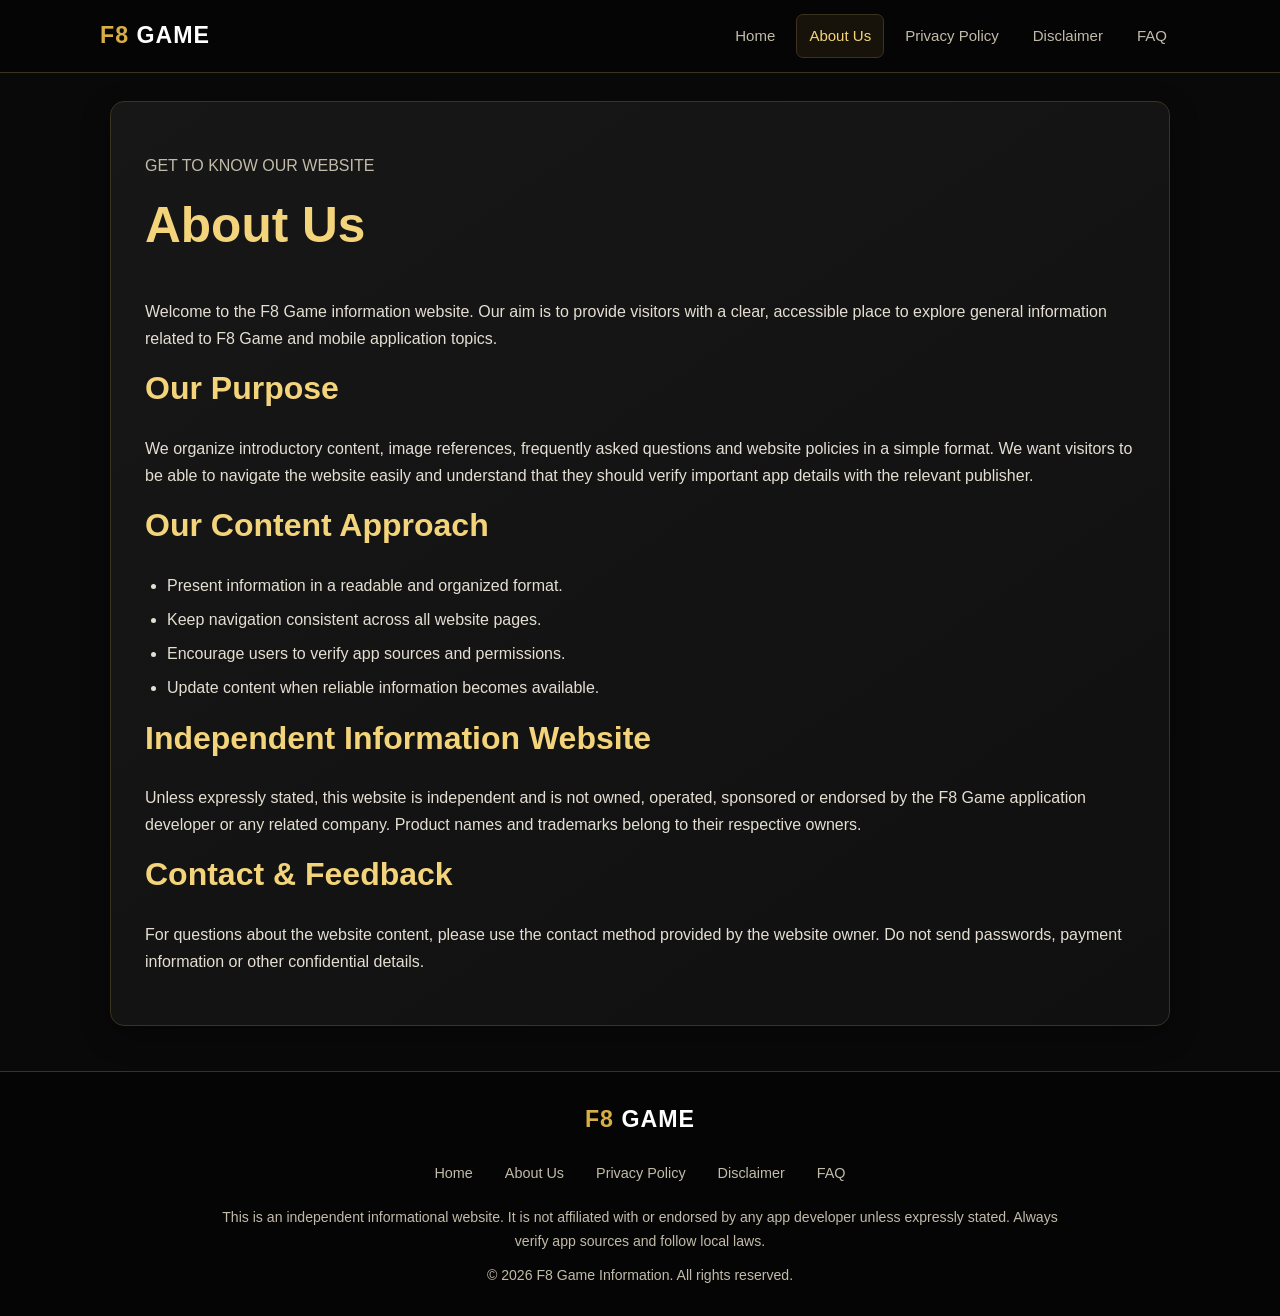
<file: about-us.html>
<!doctype html>
<html lang="en">
<head>
<meta charset="utf-8">
<meta name="viewport" content="width=device-width, initial-scale=1">
<title>About Us – F8 Game</title>
<meta name="description" content="Learn about the purpose, content approach and independent status of the F8 Game information website.">
<link rel="stylesheet" href="style.css">
</head>
<body>

<header class="site-header">
  <div class="header-inner">
    <a class="brand" href="index.html">F8 <span>GAME</span></a>
    <button class="menu-toggle" aria-expanded="false" aria-label="Toggle navigation">☰ Menu</button>
    <nav class="nav" aria-label="Main navigation">
      <a href="index.html">Home</a>
      <a class="active" href="about-us.html">About Us</a>
      <a href="privacy-policy.html">Privacy Policy</a>
      <a href="disclaimer.html">Disclaimer</a>
      <a href="faq.html">FAQ</a>
    </nav>
  </div>
</header>

<main class="container">

<section class="panel">
  <p class="muted">GET TO KNOW OUR WEBSITE</p>
  <h1>About Us</h1>
  <p>Welcome to the F8 Game information website. Our aim is to provide visitors with a clear, accessible place to explore general information related to F8 Game and mobile application topics.</p>
  <h2>Our Purpose</h2>
  <p>We organize introductory content, image references, frequently asked questions and website policies in a simple format. We want visitors to be able to navigate the website easily and understand that they should verify important app details with the relevant publisher.</p>
  <h2>Our Content Approach</h2>
  <ul>
    <li>Present information in a readable and organized format.</li>
    <li>Keep navigation consistent across all website pages.</li>
    <li>Encourage users to verify app sources and permissions.</li>
    <li>Update content when reliable information becomes available.</li>
  </ul>
  <h2>Independent Information Website</h2>
  <p>Unless expressly stated, this website is independent and is not owned, operated, sponsored or endorsed by the F8 Game application developer or any related company. Product names and trademarks belong to their respective owners.</p>
  <h2>Contact & Feedback</h2>
  <p>For questions about the website content, please use the contact method provided by the website owner. Do not send passwords, payment information or other confidential details.</p>
</section>

</main>

<footer class="site-footer">
  <a class="brand" href="index.html">F8 <span>GAME</span></a>
  <nav class="footer-nav" aria-label="Footer navigation">
    <a href="index.html">Home</a>
    <a href="about-us.html">About Us</a>
    <a href="privacy-policy.html">Privacy Policy</a>
    <a href="disclaimer.html">Disclaimer</a>
    <a href="faq.html">FAQ</a>
  </nav>
  <p class="footer-note">This is an independent informational website. It is not affiliated with or endorsed by any app developer unless expressly stated. Always verify app sources and follow local laws.</p>
  <p class="footer-note">© <span class="year"></span> F8 Game Information. All rights reserved.</p>
</footer>
<script>document.querySelectorAll('.year').forEach(el=>el.textContent=new Date().getFullYear());</script>
<script src="script.js"></script>

</body>
</html>
</file>
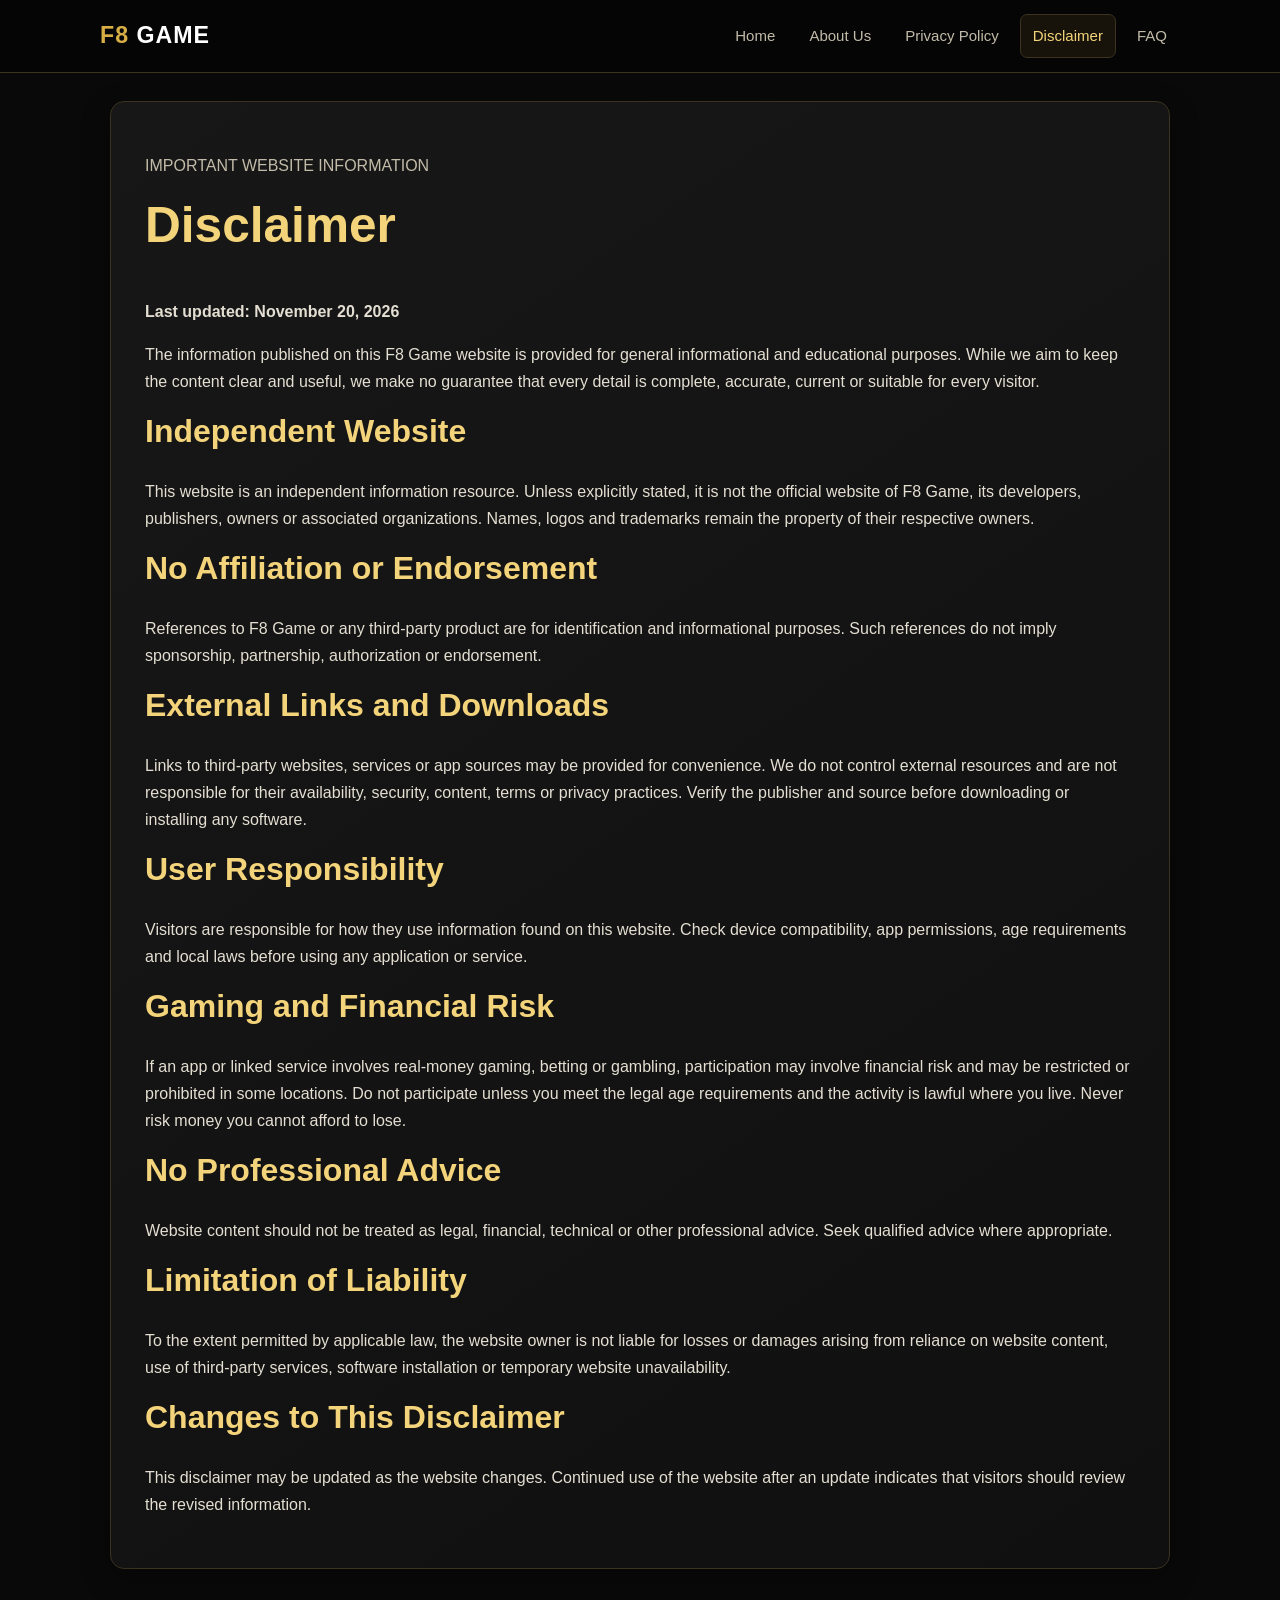
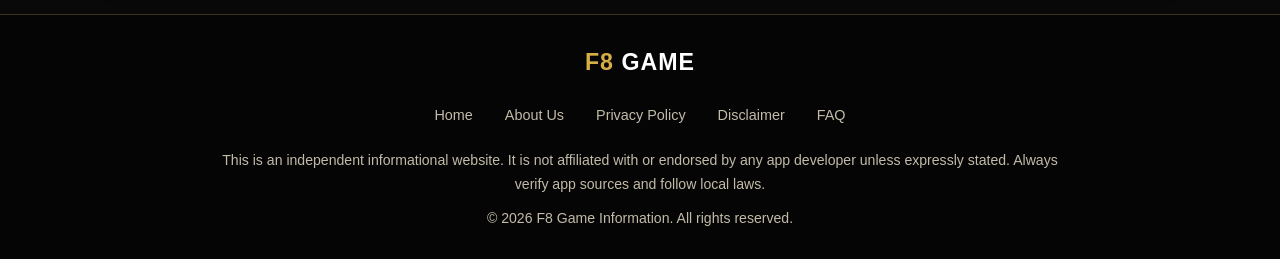
<file: disclaimer.html>
<!doctype html>
<html lang="en">
<head>
<meta charset="utf-8">
<meta name="viewport" content="width=device-width, initial-scale=1">
<title>Disclaimer – F8 Game</title>
<meta name="description" content="Important F8 Game website disclaimer covering independent information, third-party links, user responsibility and risks.">
<link rel="stylesheet" href="style.css">
</head>
<body>

<header class="site-header">
  <div class="header-inner">
    <a class="brand" href="index.html">F8 <span>GAME</span></a>
    <button class="menu-toggle" aria-expanded="false" aria-label="Toggle navigation">☰ Menu</button>
    <nav class="nav" aria-label="Main navigation">
      <a href="index.html">Home</a>
      <a href="about-us.html">About Us</a>
      <a href="privacy-policy.html">Privacy Policy</a>
      <a class="active" href="disclaimer.html">Disclaimer</a>
      <a href="faq.html">FAQ</a>
    </nav>
  </div>
</header>

<main class="container">

<section class="panel">
  <p class="muted">IMPORTANT WEBSITE INFORMATION</p>
  <h1>Disclaimer</h1>
  <p><strong>Last updated: November 20, 2026</strong></p>
  <p>The information published on this F8 Game website is provided for general informational and educational purposes. While we aim to keep the content clear and useful, we make no guarantee that every detail is complete, accurate, current or suitable for every visitor.</p>
  <h2>Independent Website</h2>
  <p>This website is an independent information resource. Unless explicitly stated, it is not the official website of F8 Game, its developers, publishers, owners or associated organizations. Names, logos and trademarks remain the property of their respective owners.</p>
  <h2>No Affiliation or Endorsement</h2>
  <p>References to F8 Game or any third-party product are for identification and informational purposes. Such references do not imply sponsorship, partnership, authorization or endorsement.</p>
  <h2>External Links and Downloads</h2>
  <p>Links to third-party websites, services or app sources may be provided for convenience. We do not control external resources and are not responsible for their availability, security, content, terms or privacy practices. Verify the publisher and source before downloading or installing any software.</p>
  <h2>User Responsibility</h2>
  <p>Visitors are responsible for how they use information found on this website. Check device compatibility, app permissions, age requirements and local laws before using any application or service.</p>
  <h2>Gaming and Financial Risk</h2>
  <p>If an app or linked service involves real-money gaming, betting or gambling, participation may involve financial risk and may be restricted or prohibited in some locations. Do not participate unless you meet the legal age requirements and the activity is lawful where you live. Never risk money you cannot afford to lose.</p>
  <h2>No Professional Advice</h2>
  <p>Website content should not be treated as legal, financial, technical or other professional advice. Seek qualified advice where appropriate.</p>
  <h2>Limitation of Liability</h2>
  <p>To the extent permitted by applicable law, the website owner is not liable for losses or damages arising from reliance on website content, use of third-party services, software installation or temporary website unavailability.</p>
  <h2>Changes to This Disclaimer</h2>
  <p>This disclaimer may be updated as the website changes. Continued use of the website after an update indicates that visitors should review the revised information.</p>
</section>

</main>

<footer class="site-footer">
  <a class="brand" href="index.html">F8 <span>GAME</span></a>
  <nav class="footer-nav" aria-label="Footer navigation">
    <a href="index.html">Home</a>
    <a href="about-us.html">About Us</a>
    <a href="privacy-policy.html">Privacy Policy</a>
    <a href="disclaimer.html">Disclaimer</a>
    <a href="faq.html">FAQ</a>
  </nav>
  <p class="footer-note">This is an independent informational website. It is not affiliated with or endorsed by any app developer unless expressly stated. Always verify app sources and follow local laws.</p>
  <p class="footer-note">© <span class="year"></span> F8 Game Information. All rights reserved.</p>
</footer>
<script>document.querySelectorAll('.year').forEach(el=>el.textContent=new Date().getFullYear());</script>
<script src="script.js"></script>

</body>
</html>
</file>
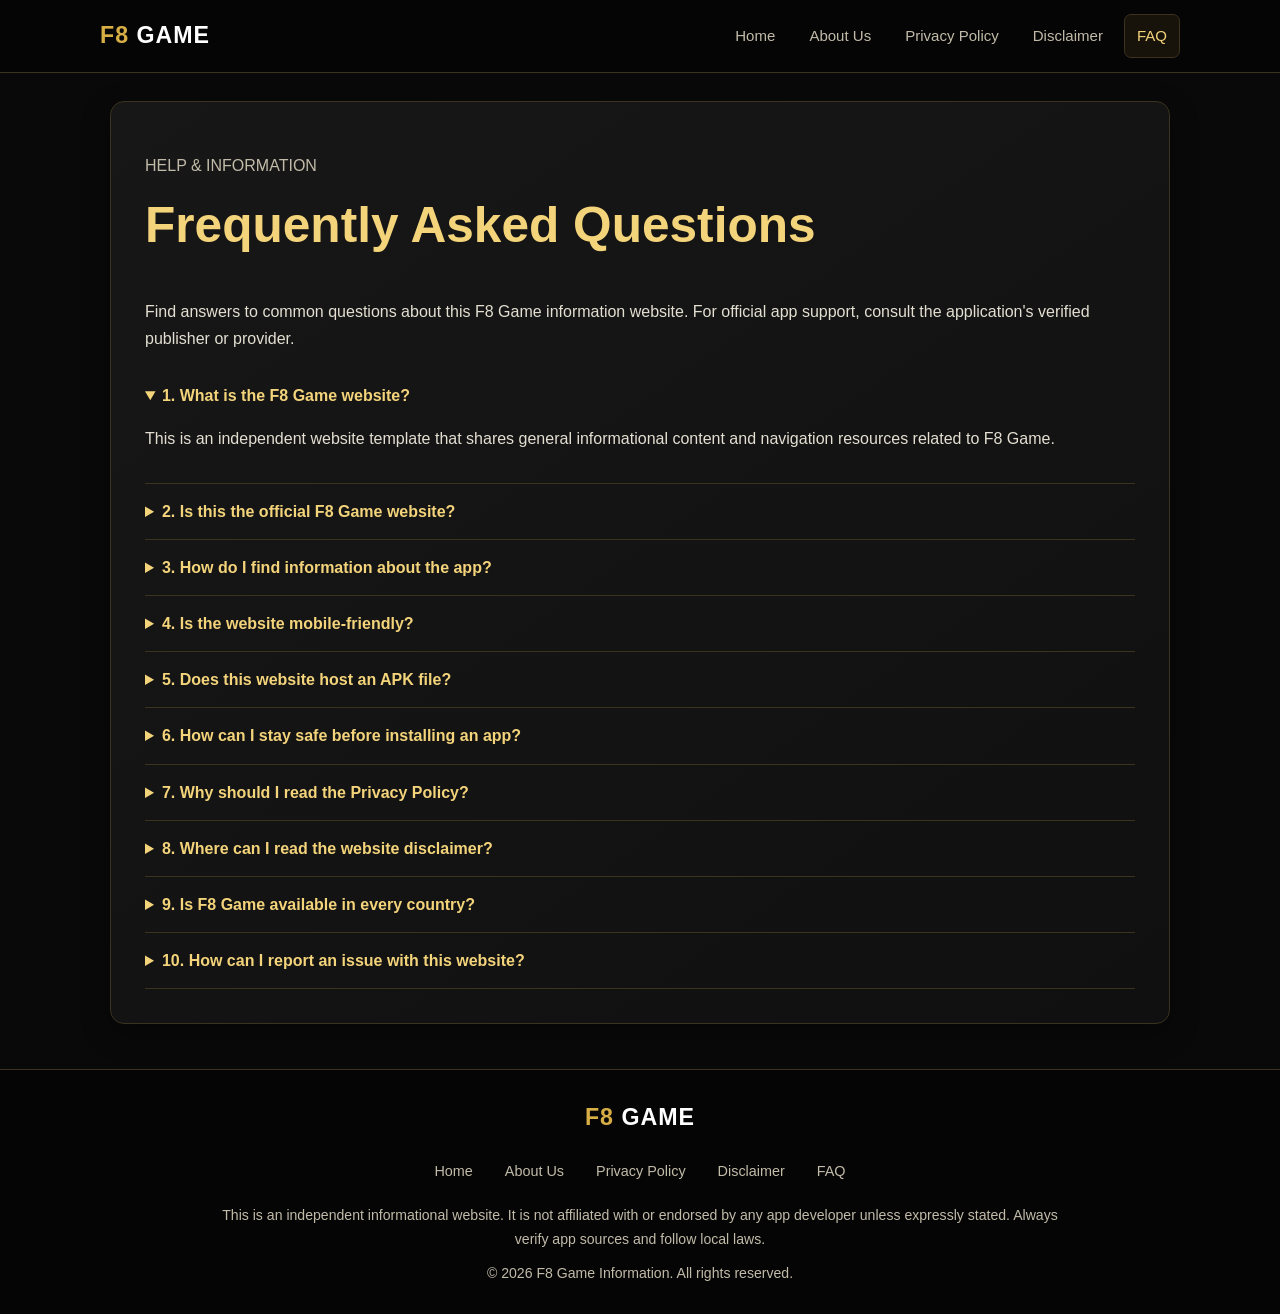
<file: faq.html>
<!doctype html>
<html lang="en">
<head>
<meta charset="utf-8">
<meta name="viewport" content="width=device-width, initial-scale=1">
<title>FAQ – F8 Game</title>
<meta name="description" content="Frequently asked questions about F8 Game website information, mobile browsing, app safety and policies.">
<link rel="stylesheet" href="style.css">
</head>
<body>

<header class="site-header">
  <div class="header-inner">
    <a class="brand" href="index.html">F8 <span>GAME</span></a>
    <button class="menu-toggle" aria-expanded="false" aria-label="Toggle navigation">☰ Menu</button>
    <nav class="nav" aria-label="Main navigation">
      <a href="index.html">Home</a>
      <a href="about-us.html">About Us</a>
      <a href="privacy-policy.html">Privacy Policy</a>
      <a href="disclaimer.html">Disclaimer</a>
      <a class="active" href="faq.html">FAQ</a>
    </nav>
  </div>
</header>

<main class="container">

<section class="panel">
  <p class="muted">HELP & INFORMATION</p>
  <h1>Frequently Asked Questions</h1>
  <p>Find answers to common questions about this F8 Game information website. For official app support, consult the application's verified publisher or provider.</p>
  <div class="faq-item"><details open><summary>1. What is the F8 Game website?</summary><p>This is an independent website template that shares general informational content and navigation resources related to F8 Game.</p></details></div>
  <div class="faq-item"><details><summary>2. Is this the official F8 Game website?</summary><p>No official status or affiliation is claimed. Please verify official links and publisher details independently.</p></details></div>
  <div class="faq-item"><details><summary>3. How do I find information about the app?</summary><p>Start with the Home page, browse the image gallery and read the sections provided. Confirm current app details with the publisher.</p></details></div>
  <div class="faq-item"><details><summary>4. Is the website mobile-friendly?</summary><p>Yes. The layout is responsive and is designed to work on smartphones, tablets and desktop screens.</p></details></div>
  <div class="faq-item"><details><summary>5. Does this website host an APK file?</summary><p>No. This template does not include or verify an APK download. Only use a download source authorized by the app publisher.</p></details></div>
  <div class="faq-item"><details><summary>6. How can I stay safe before installing an app?</summary><p>Check the publisher, source, requested permissions, device compatibility and security information. Avoid unknown or modified files.</p></details></div>
  <div class="faq-item"><details><summary>7. Why should I read the Privacy Policy?</summary><p>The Privacy Policy explains how the website may handle visitor information and what to consider before submitting personal details.</p></details></div>
  <div class="faq-item"><details><summary>8. Where can I read the website disclaimer?</summary><p>Use the Disclaimer link in the header or footer to review important limitations and third-party information.</p></details></div>
  <div class="faq-item"><details><summary>9. Is F8 Game available in every country?</summary><p>Availability can vary by region and may be subject to local laws. Check the provider's current terms and local requirements.</p></details></div>
  <div class="faq-item"><details><summary>10. How can I report an issue with this website?</summary><p>Contact the website owner through the contact details published on the live website. Do not send sensitive credentials.</p></details></div>
</section>

</main>

<footer class="site-footer">
  <a class="brand" href="index.html">F8 <span>GAME</span></a>
  <nav class="footer-nav" aria-label="Footer navigation">
    <a href="index.html">Home</a>
    <a href="about-us.html">About Us</a>
    <a href="privacy-policy.html">Privacy Policy</a>
    <a href="disclaimer.html">Disclaimer</a>
    <a href="faq.html">FAQ</a>
  </nav>
  <p class="footer-note">This is an independent informational website. It is not affiliated with or endorsed by any app developer unless expressly stated. Always verify app sources and follow local laws.</p>
  <p class="footer-note">© <span class="year"></span> F8 Game Information. All rights reserved.</p>
</footer>
<script>document.querySelectorAll('.year').forEach(el=>el.textContent=new Date().getFullYear());</script>
<script src="script.js"></script>

</body>
</html>
</file>
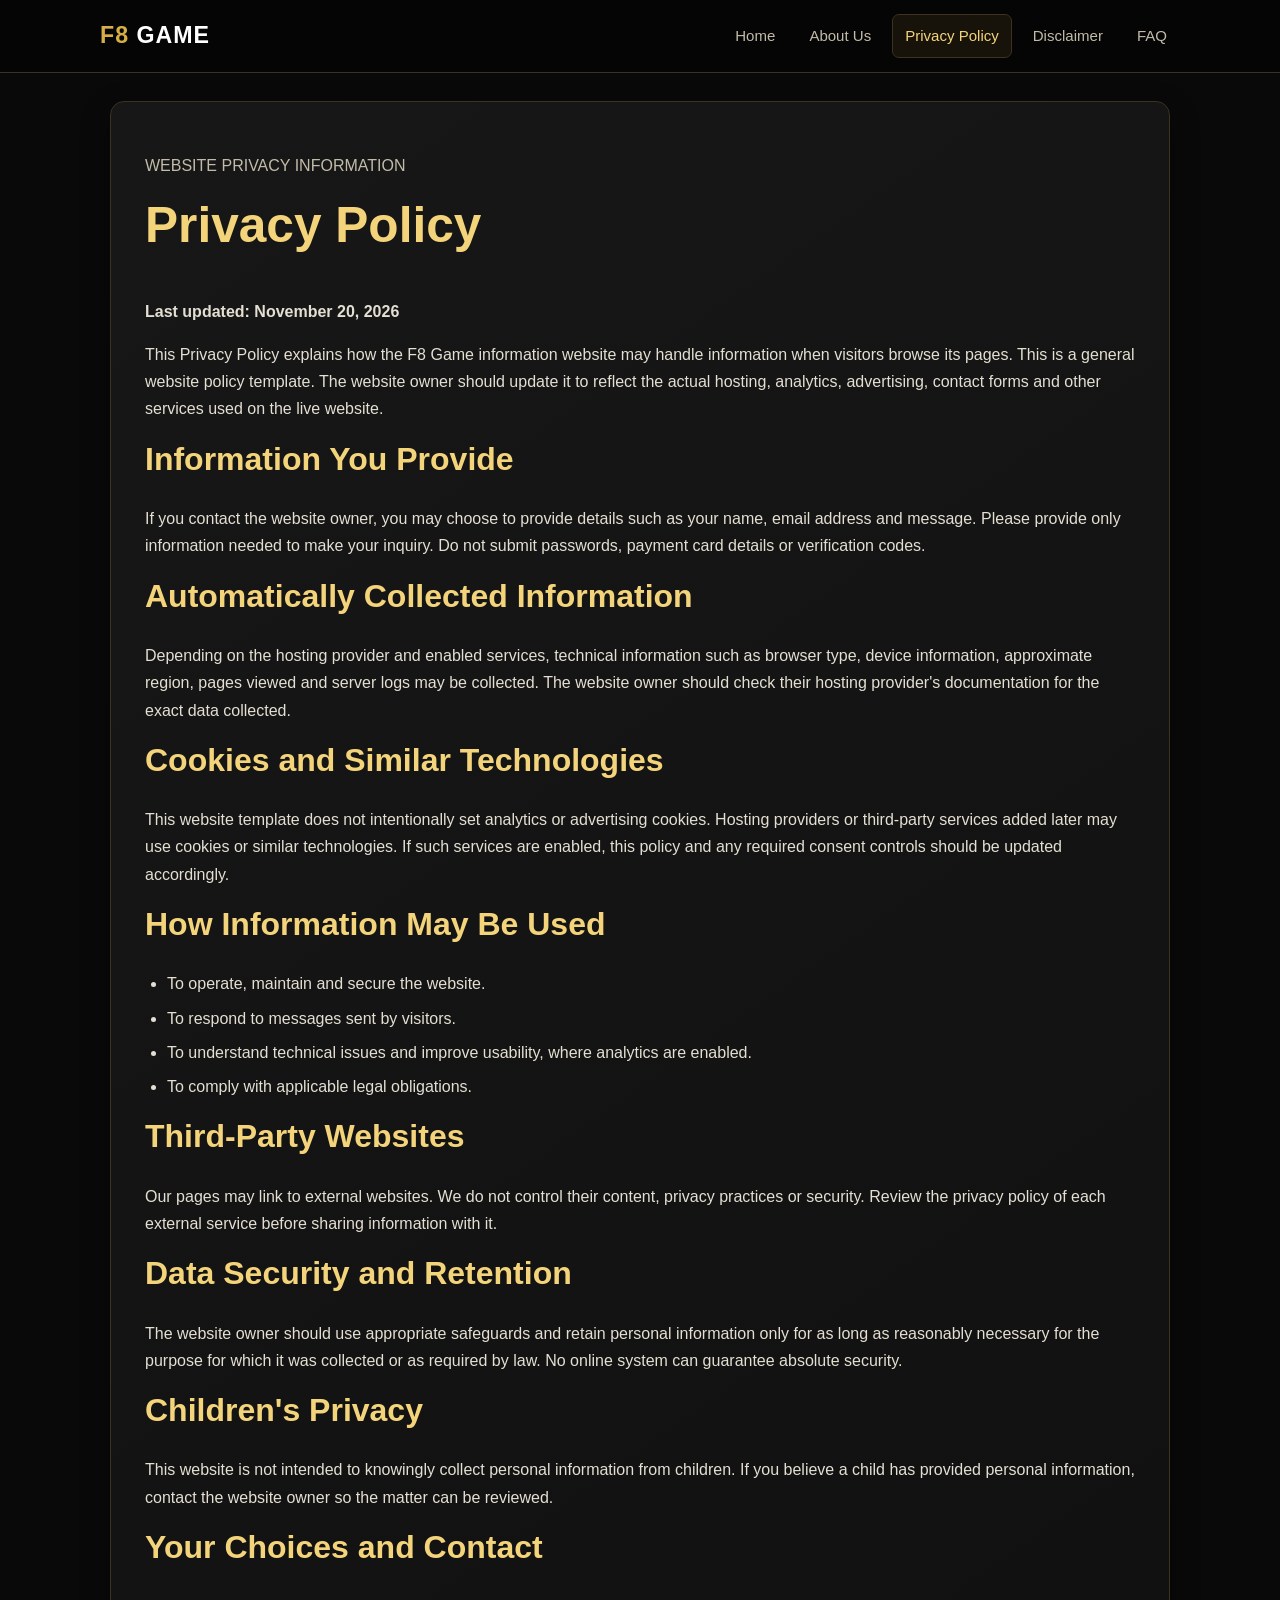
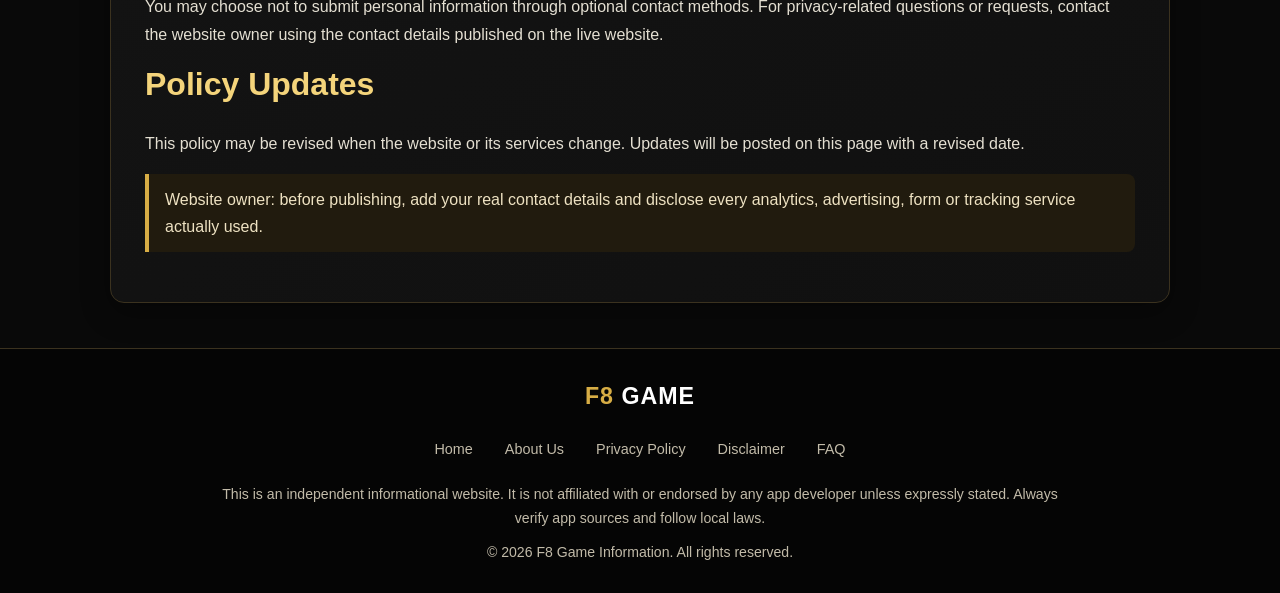
<file: privacy-policy.html>
<!doctype html>
<html lang="en">
<head>
<meta charset="utf-8">
<meta name="viewport" content="width=device-width, initial-scale=1">
<title>Privacy Policy – F8 Game</title>
<meta name="description" content="Read the F8 Game website privacy policy covering visitor information, cookies, third-party links and data choices.">
<link rel="stylesheet" href="style.css">
</head>
<body>

<header class="site-header">
  <div class="header-inner">
    <a class="brand" href="index.html">F8 <span>GAME</span></a>
    <button class="menu-toggle" aria-expanded="false" aria-label="Toggle navigation">☰ Menu</button>
    <nav class="nav" aria-label="Main navigation">
      <a href="index.html">Home</a>
      <a href="about-us.html">About Us</a>
      <a class="active" href="privacy-policy.html">Privacy Policy</a>
      <a href="disclaimer.html">Disclaimer</a>
      <a href="faq.html">FAQ</a>
    </nav>
  </div>
</header>

<main class="container">

<section class="panel">
  <p class="muted">WEBSITE PRIVACY INFORMATION</p>
  <h1>Privacy Policy</h1>
  <p><strong>Last updated: November 20, 2026</strong></p>
  <p>This Privacy Policy explains how the F8 Game information website may handle information when visitors browse its pages. This is a general website policy template. The website owner should update it to reflect the actual hosting, analytics, advertising, contact forms and other services used on the live website.</p>
  <h2>Information You Provide</h2>
  <p>If you contact the website owner, you may choose to provide details such as your name, email address and message. Please provide only information needed to make your inquiry. Do not submit passwords, payment card details or verification codes.</p>
  <h2>Automatically Collected Information</h2>
  <p>Depending on the hosting provider and enabled services, technical information such as browser type, device information, approximate region, pages viewed and server logs may be collected. The website owner should check their hosting provider's documentation for the exact data collected.</p>
  <h2>Cookies and Similar Technologies</h2>
  <p>This website template does not intentionally set analytics or advertising cookies. Hosting providers or third-party services added later may use cookies or similar technologies. If such services are enabled, this policy and any required consent controls should be updated accordingly.</p>
  <h2>How Information May Be Used</h2>
  <ul>
    <li>To operate, maintain and secure the website.</li>
    <li>To respond to messages sent by visitors.</li>
    <li>To understand technical issues and improve usability, where analytics are enabled.</li>
    <li>To comply with applicable legal obligations.</li>
  </ul>
  <h2>Third-Party Websites</h2>
  <p>Our pages may link to external websites. We do not control their content, privacy practices or security. Review the privacy policy of each external service before sharing information with it.</p>
  <h2>Data Security and Retention</h2>
  <p>The website owner should use appropriate safeguards and retain personal information only for as long as reasonably necessary for the purpose for which it was collected or as required by law. No online system can guarantee absolute security.</p>
  <h2>Children's Privacy</h2>
  <p>This website is not intended to knowingly collect personal information from children. If you believe a child has provided personal information, contact the website owner so the matter can be reviewed.</p>
  <h2>Your Choices and Contact</h2>
  <p>You may choose not to submit personal information through optional contact methods. For privacy-related questions or requests, contact the website owner using the contact details published on the live website.</p>
  <h2>Policy Updates</h2>
  <p>This policy may be revised when the website or its services change. Updates will be posted on this page with a revised date.</p>
  <p class="notice">Website owner: before publishing, add your real contact details and disclose every analytics, advertising, form or tracking service actually used.</p>
</section>

</main>

<footer class="site-footer">
  <a class="brand" href="index.html">F8 <span>GAME</span></a>
  <nav class="footer-nav" aria-label="Footer navigation">
    <a href="index.html">Home</a>
    <a href="about-us.html">About Us</a>
    <a href="privacy-policy.html">Privacy Policy</a>
    <a href="disclaimer.html">Disclaimer</a>
    <a href="faq.html">FAQ</a>
  </nav>
  <p class="footer-note">This is an independent informational website. It is not affiliated with or endorsed by any app developer unless expressly stated. Always verify app sources and follow local laws.</p>
  <p class="footer-note">© <span class="year"></span> F8 Game Information. All rights reserved.</p>
</footer>
<script>document.querySelectorAll('.year').forEach(el=>el.textContent=new Date().getFullYear());</script>
<script src="script.js"></script>

</body>
</html>
</file>
<file: style.css>
:root{--bg:#090909;--panel:#151515;--gold:#d7ad45;--gold2:#f4d47b;--text:#f5f1e7;--muted:#c2bba9;--line:#3b321f}
*{box-sizing:border-box}
html{scroll-behavior:smooth}
body{margin:0;background:var(--bg);color:var(--text);font:16px/1.7 Arial,Helvetica,sans-serif}
a{color:inherit}
.site-header{background:#050505;border-bottom:1px solid var(--line);position:sticky;top:0;z-index:20}
.header-inner{max-width:1120px;margin:auto;padding:14px 20px;display:flex;align-items:center;justify-content:space-between;gap:18px}
.brand{text-decoration:none;font-size:1.45rem;font-weight:800;letter-spacing:1px;color:var(--gold)}
.brand span{color:#fff}
.nav{display:flex;align-items:center;gap:8px;flex-wrap:wrap}
.nav a,.footer-nav a{padding:8px 12px;text-decoration:none;border:1px solid transparent;border-radius:7px;color:var(--muted);font-size:.94rem}
.nav a:hover,.nav a.active,.footer-nav a:hover{color:var(--gold2);border-color:var(--line);background:#17130a}
.menu-toggle{display:none;background:transparent;border:1px solid var(--line);color:var(--gold);padding:8px 11px;border-radius:7px;font-size:1rem}
.container{width:min(100% - 32px,1060px);margin:28px auto}
.panel{background:linear-gradient(145deg,#171717,#101010);border:1px solid var(--line);border-radius:14px;padding:clamp(18px,4vw,34px);margin:20px 0;box-shadow:0 10px 30px #0005}
h1,h2,h3{line-height:1.25;color:var(--gold2);margin-top:0}
h1{font-size:clamp(2rem,5vw,3.1rem)}
h2{font-size:clamp(1.4rem,3vw,2rem)}
h3{font-size:1.12rem;color:var(--gold)}
p{color:#e4dfd2}
.muted{color:var(--muted)}
.hero{text-align:center;padding:28px 22px}
.hero-image{display:block;width:100%;max-height:430px;object-fit:cover;border-radius:12px;border:1px solid var(--line);margin:20px auto}
.btn{display:inline-block;background:linear-gradient(135deg,var(--gold2),var(--gold));color:#171107;text-decoration:none;font-weight:800;padding:12px 24px;border-radius:8px;margin:8px 5px;border:0;cursor:pointer}
.btn.secondary{background:transparent;color:var(--gold2);border:1px solid var(--gold)}
.carousel{position:relative;overflow:hidden;border-radius:12px;border:1px solid var(--line);background:#080808}
.carousel-track{display:flex;transition:transform .55s ease}
.carousel-track img{flex:0 0 100%;width:100%;height:clamp(210px,42vw,390px);object-fit:cover}
.carousel-control{position:absolute;top:50%;transform:translateY(-50%);border:0;border-radius:50%;width:42px;height:42px;background:#000b;color:var(--gold2);font-size:1.4rem;cursor:pointer}
.carousel-control.prev{left:12px}.carousel-control.next{right:12px}
.dots{display:flex;justify-content:center;gap:9px;padding:13px}
.dot{width:9px;height:9px;border:0;border-radius:50%;background:#766b50;cursor:pointer}
.dot.active{background:var(--gold2);transform:scale(1.25)}
.feature-grid{display:grid;grid-template-columns:repeat(2,minmax(0,1fr));gap:14px}
.feature{background:#0d0d0d;border:1px solid var(--line);padding:18px;border-radius:10px}
ul{padding-left:22px;color:#e4dfd2}
li{margin:7px 0}
.faq-item{border-bottom:1px solid var(--line);padding:14px 0}
.faq-item summary{cursor:pointer;color:var(--gold2);font-weight:700}
.site-footer{margin-top:45px;background:#050505;border-top:1px solid var(--line);padding:28px 16px;text-align:center}
.footer-nav{display:flex;justify-content:center;gap:6px;flex-wrap:wrap;margin:12px auto}
.footer-nav a{font-size:.9rem}
.footer-note{font-size:.88rem;color:var(--muted);margin:10px auto 0;max-width:850px}
.notice{border-left:4px solid var(--gold);padding:12px 16px;background:#211b0e;border-radius:0 8px 8px 0;color:#eee2c2}
@media(max-width:760px){
 .header-inner{flex-wrap:wrap}.menu-toggle{display:block}
 .nav{display:none;width:100%;flex-direction:column;align-items:stretch}
 .nav.open{display:flex}.nav a{text-align:center}
 .feature-grid{grid-template-columns:1fr}
}
</file>
